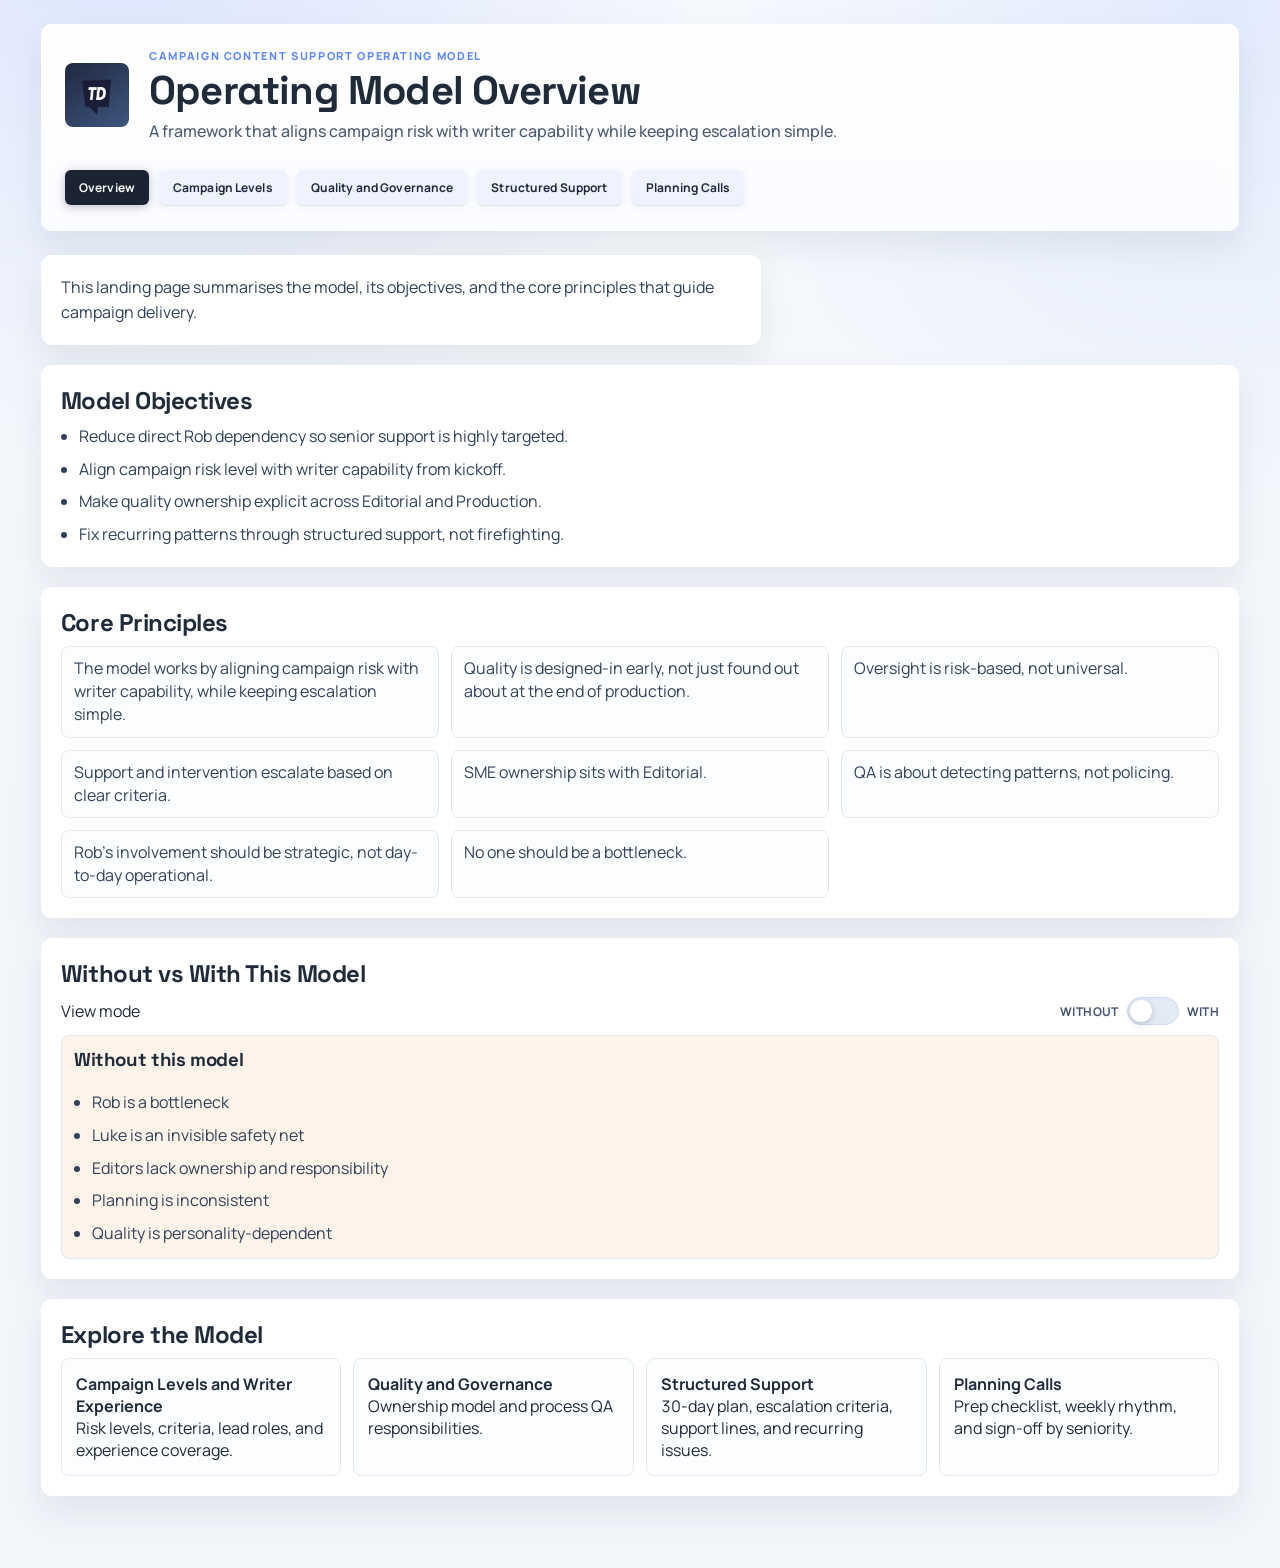
<file: index.html>
<!doctype html>
<html lang="en">
<head>
  <meta charset="utf-8" />
  <meta name="viewport" content="width=device-width, initial-scale=1" />
  <title>CCSOM | Overview</title>
  <link rel="stylesheet" href="styles/base.css" />
  <link rel="stylesheet" href="styles/pages.css" />
</head>
<body>
  <div class="page">
    <header class="hero">
      <div class="brand">
        <img src="assets/TodayDigital_Icon.png" alt="Today Digital" class="logo" />
        <div>
          <p class="eyebrow">Campaign Content Support Operating Model</p>
          <h1>Operating Model Overview</h1>
          <p id="landingSummary" class="subtitle">
            A framework that aligns campaign risk with writer capability while keeping escalation simple.
          </p>
        </div>
      </div>
      <nav class="main-nav sticky-nav" aria-label="Primary navigation">
        <button class="mobile-nav-toggle" aria-expanded="false" aria-controls="navLinks">Menu</button>
        <div id="navLinks" class="nav-links">
          <a href="index.html" class="nav-link">Overview</a>
          <a href="campaign-levels.html" class="nav-link">Campaign Levels</a>
          <a href="governance.html" class="nav-link">Quality and Governance</a>
          <a href="structured-support.html" class="nav-link">Structured Support</a>
          <a href="planning-calls.html" class="nav-link">Planning Calls</a>
        </div>
      </nav>
    </header>

    <main>
      <section class="card card-compact">
        <p class="page-intro">
          This landing page summarises the model, its objectives, and
          the core principles that guide campaign delivery.
        </p>
      </section>

      <section class="card full" aria-labelledby="objectives-heading">
        <h2 id="objectives-heading">Model Objectives</h2>
        <ul id="landingObjectives" class="list-clean">
          <li>Loading...</li>
        </ul>
      </section>

      <section class="card full" aria-labelledby="principles-heading">
        <h2 id="principles-heading">Core Principles</h2>
        <div id="corePrinciplesList" class="principle-grid">
          <div class="principle-item">Loading...</div>
        </div>
      </section>

      <section class="card full" aria-labelledby="comparison-heading">
        <h2 id="comparison-heading">Without vs With This Model</h2>
        <div class="compare-head">
          <span>View mode</span>
          <label class="slider-toggle" for="overviewCompareToggle">
            <span class="slider-label">Without</span>
            <input
              id="overviewCompareToggle"
              data-compare-toggle
              type="checkbox"
              role="switch"
              aria-label="Toggle between without and with model view"
            />
            <span class="slider-track" aria-hidden="true"></span>
            <span class="slider-label">With</span>
          </label>
        </div>
        <div class="compare-2col">
          <article class="compare-panel compare-without" data-panel="without">
            <h3>Without this model</h3>
            <ul id="withoutModelList" class="list-clean">
              <li>Loading...</li>
            </ul>
          </article>
          <article class="compare-panel compare-with" data-panel="with">
            <h3>With this model</h3>
            <ul id="withModelList" class="list-clean">
              <li>Loading...</li>
            </ul>
          </article>
        </div>
      </section>

      <section class="card full" aria-labelledby="explore-heading">
        <h2 id="explore-heading">Explore the Model</h2>
        <div class="quick-links">
          <a class="quick-link" href="campaign-levels.html">
            <strong>Campaign Levels and Writer Experience</strong><br />
            Risk levels, criteria, lead roles, and experience coverage.
          </a>
          <a class="quick-link" href="governance.html">
            <strong>Quality and Governance</strong><br />
            Ownership model and process QA responsibilities.
          </a>
          <a class="quick-link" href="structured-support.html">
            <strong>Structured Support</strong><br />
            30-day plan, escalation criteria, support lines, and recurring issues.
          </a>
          <a class="quick-link" href="planning-calls.html">
            <strong>Planning Calls</strong><br />
            Prep checklist, weekly rhythm, and sign-off by seniority.
          </a>
        </div>
      </section>
    </main>
  </div>

  <script src="scripts/data.js"></script>
  <script src="scripts/nav.js"></script>
  <script src="scripts/interactions.js"></script>
</body>
</html>
</file>
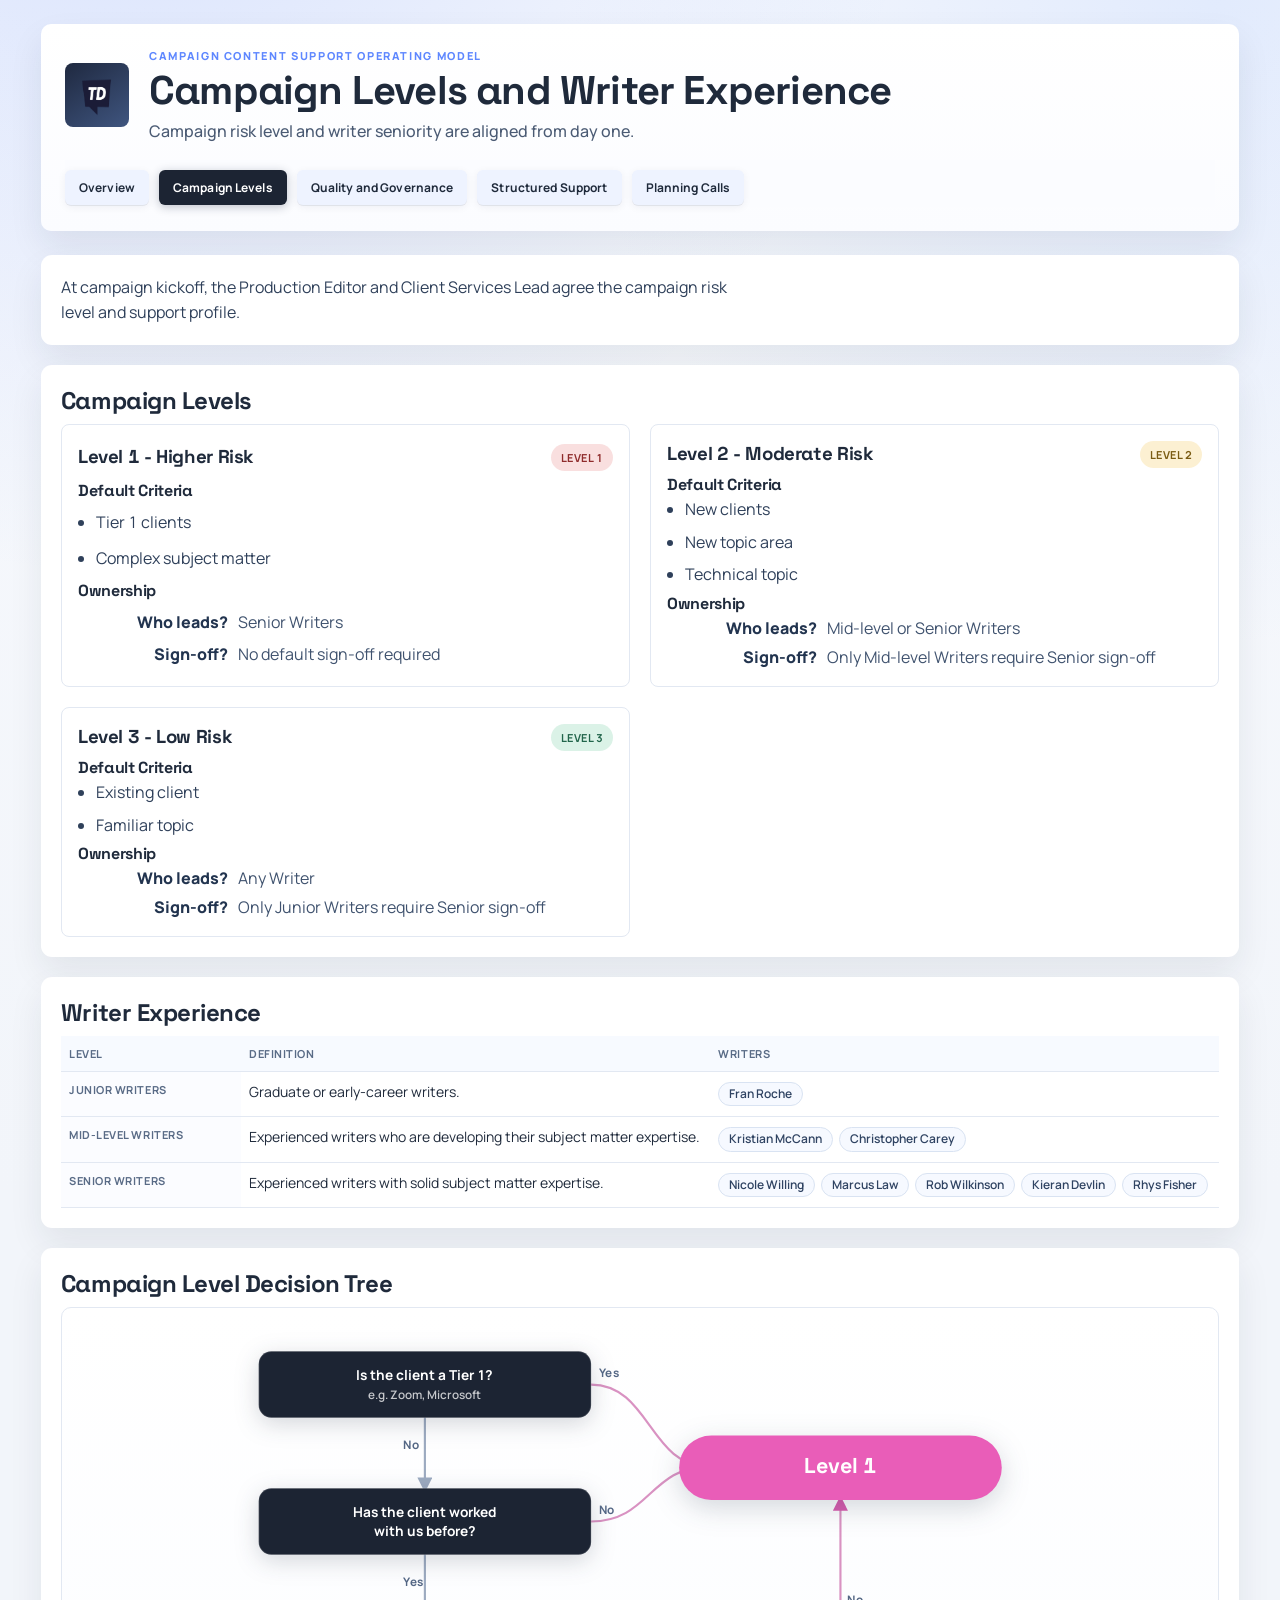
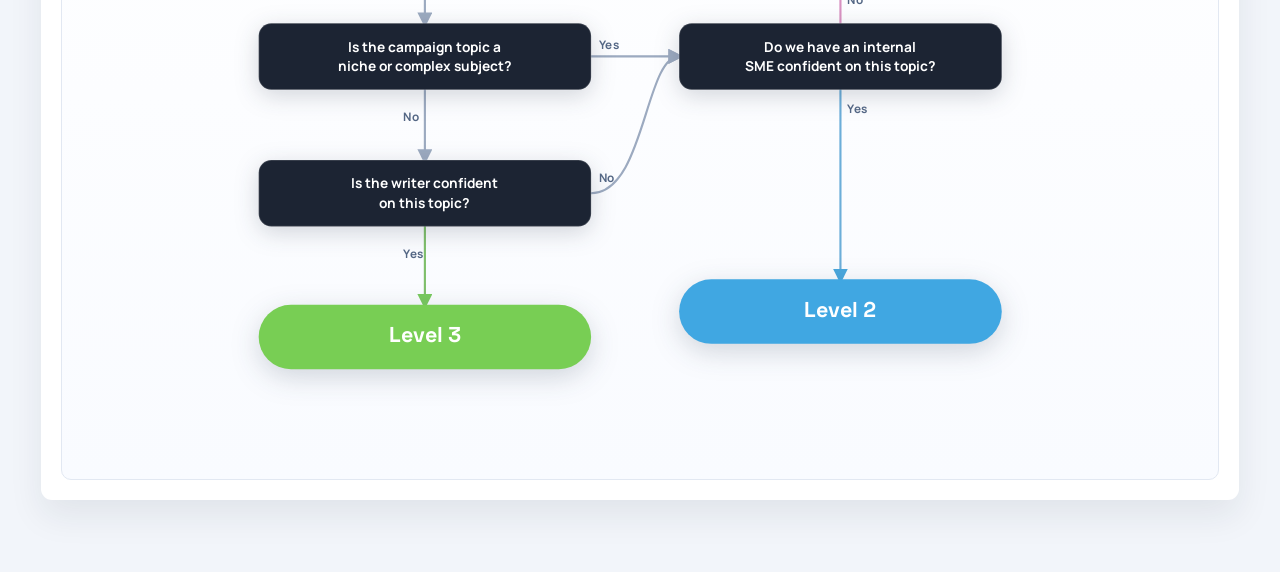
<file: campaign-levels.html>
<!doctype html>
<html lang="en">
<head>
  <meta charset="utf-8" />
  <meta name="viewport" content="width=device-width, initial-scale=1" />
  <title>CCSOM | Campaign Levels and Writer Experience</title>
  <link rel="stylesheet" href="styles/base.css" />
  <link rel="stylesheet" href="styles/pages.css" />
</head>
<body>
  <div class="page">
    <header class="hero">
      <div class="brand">
        <img src="assets/TodayDigital_Icon.png" alt="Today Digital" class="logo" />
        <div>
          <p class="eyebrow">Campaign Content Support Operating Model</p>
          <h1>Campaign Levels and Writer Experience</h1>
          <p class="subtitle">Campaign risk level and writer seniority are aligned from day one.</p>
        </div>
      </div>
      <nav class="main-nav sticky-nav" aria-label="Primary navigation">
        <button class="mobile-nav-toggle" aria-expanded="false" aria-controls="navLinks">Menu</button>
        <div id="navLinks" class="nav-links">
          <a href="index.html" class="nav-link">Overview</a>
          <a href="campaign-levels.html" class="nav-link">Campaign Levels</a>
          <a href="governance.html" class="nav-link">Quality and Governance</a>
          <a href="structured-support.html" class="nav-link">Structured Support</a>
          <a href="planning-calls.html" class="nav-link">Planning Calls</a>
        </div>
      </nav>
    </header>

    <main>
      <section class="card full">
        <p id="campaignLevelsIntro" class="page-intro">
          At campaign kickoff, the Production Editor and Client Services Lead agree the campaign risk level and support profile.
        </p>
      </section>

      <section class="card full">
        <h2>Campaign Levels</h2>
        <div id="campaignLevelsContainer" class="grid" aria-live="polite"></div>
      </section>

      <section class="card full">
        <h2>Writer Experience</h2>
        <div class="table-wrap">
          <table class="table matrix-table">
            <thead>
              <tr>
                <th>Level</th>
                <th>Definition</th>
                <th>Writers</th>
              </tr>
            </thead>
            <tbody id="writerExperienceBody"></tbody>
          </table>
        </div>
      </section>

      <section class="card full">
        <h2>Campaign Level Decision Tree</h2>
        <div class="flowchart-shell">
          <svg class="support-flow-svg" viewBox="0 0 900 760" role="img" aria-label="Support level decision flowchart">
            <defs>
              <marker id="arr-neutral" markerWidth="7" markerHeight="7" refX="5" refY="3.5" orient="auto">
                <path d="M0,0 L0,7 L7,3.5 z" fill="#9caac0"></path>
              </marker>
              <marker id="arr-pink" markerWidth="7" markerHeight="7" refX="5" refY="3.5" orient="auto">
                <path d="M0,0 L0,7 L7,3.5 z" fill="#d75cae"></path>
              </marker>
              <marker id="arr-blue" markerWidth="7" markerHeight="7" refX="5" refY="3.5" orient="auto">
                <path d="M0,0 L0,7 L7,3.5 z" fill="#4aa7dd"></path>
              </marker>
              <marker id="arr-green" markerWidth="7" markerHeight="7" refX="5" refY="3.5" orient="auto">
                <path d="M0,0 L0,7 L7,3.5 z" fill="#79c95f"></path>
              </marker>
            </defs>

            <g class="flow-connectors">
              <path d="M230,98 L230,170" marker-end="url(#arr-neutral)"></path>
              <path d="M400,64 C460,64 460,148 520,148" marker-end="url(#arr-pink)"></path>
              <path d="M230,238 L230,308" marker-end="url(#arr-neutral)"></path>
              <path d="M400,204 C460,204 460,148 520,148" marker-end="url(#arr-pink)"></path>
              <path d="M400,342 L490,342" marker-end="url(#arr-neutral)"></path>
              <path d="M230,376 L230,448" marker-end="url(#arr-neutral)"></path>
              <path d="M400,482 C455,482 455,342 490,342" marker-end="url(#arr-neutral)"></path>
              <path d="M230,516 L230,596" marker-end="url(#arr-green)"></path>
              <path d="M655,308 L655,182" marker-end="url(#arr-pink)"></path>
              <path d="M655,376 L655,570" marker-end="url(#arr-blue)"></path>
            </g>

            <g class="flow-nodes">
              <rect x="60" y="30" width="340" height="68" rx="13"></rect>
              <text x="230" y="59" text-anchor="middle" class="flow-node-title">Is the client a Tier 1?</text>
              <text x="230" y="79" text-anchor="middle" class="flow-node-subtitle">e.g. Zoom, Microsoft</text>
            </g>

            <g class="flow-nodes">
              <rect x="60" y="170" width="340" height="68" rx="13"></rect>
              <text x="230" y="199" text-anchor="middle" class="flow-node-title">Has the client worked</text>
              <text x="230" y="219" text-anchor="middle" class="flow-node-title">with us before?</text>
            </g>

            <g class="flow-nodes">
              <rect x="60" y="308" width="340" height="68" rx="13"></rect>
              <text x="230" y="337" text-anchor="middle" class="flow-node-title">Is the campaign topic a</text>
              <text x="230" y="357" text-anchor="middle" class="flow-node-title">niche or complex subject?</text>
            </g>

            <g class="flow-nodes">
              <rect x="60" y="448" width="340" height="68" rx="13"></rect>
              <text x="230" y="477" text-anchor="middle" class="flow-node-title">Is the writer confident</text>
              <text x="230" y="497" text-anchor="middle" class="flow-node-title">on this topic?</text>
            </g>

            <g class="flow-nodes">
              <rect x="490" y="308" width="330" height="68" rx="13"></rect>
              <text x="655" y="337" text-anchor="middle" class="flow-node-title">Do we have an internal</text>
              <text x="655" y="357" text-anchor="middle" class="flow-node-title">SME confident on this topic?</text>
            </g>

            <g class="flow-level level-1">
              <rect x="490" y="116" width="330" height="66" rx="33"></rect>
              <text x="655" y="149" text-anchor="middle">Level 1</text>
            </g>
            <g class="flow-level level-2">
              <rect x="490" y="570" width="330" height="66" rx="33"></rect>
              <text x="655" y="603" text-anchor="middle">Level 2</text>
            </g>
            <g class="flow-level level-3">
              <rect x="60" y="596" width="340" height="66" rx="33"></rect>
              <text x="230" y="629" text-anchor="middle">Level 3</text>
            </g>

            <g class="flow-labels">
              <text x="208" y="130">No</text>
              <text x="408" y="56">Yes</text>
              <text x="208" y="270">Yes</text>
              <text x="408" y="196">No</text>
              <text x="208" y="408">No</text>
              <text x="408" y="334">Yes</text>
              <text x="208" y="548">Yes</text>
              <text x="408" y="470">No</text>
              <text x="662" y="288">No</text>
              <text x="662" y="400">Yes</text>
            </g>
          </svg>
        </div>
      </section>
    </main>
  </div>

  <script src="scripts/data.js"></script>
  <script src="scripts/nav.js"></script>
  <script src="scripts/interactions.js"></script>
</body>
</html>
</file>
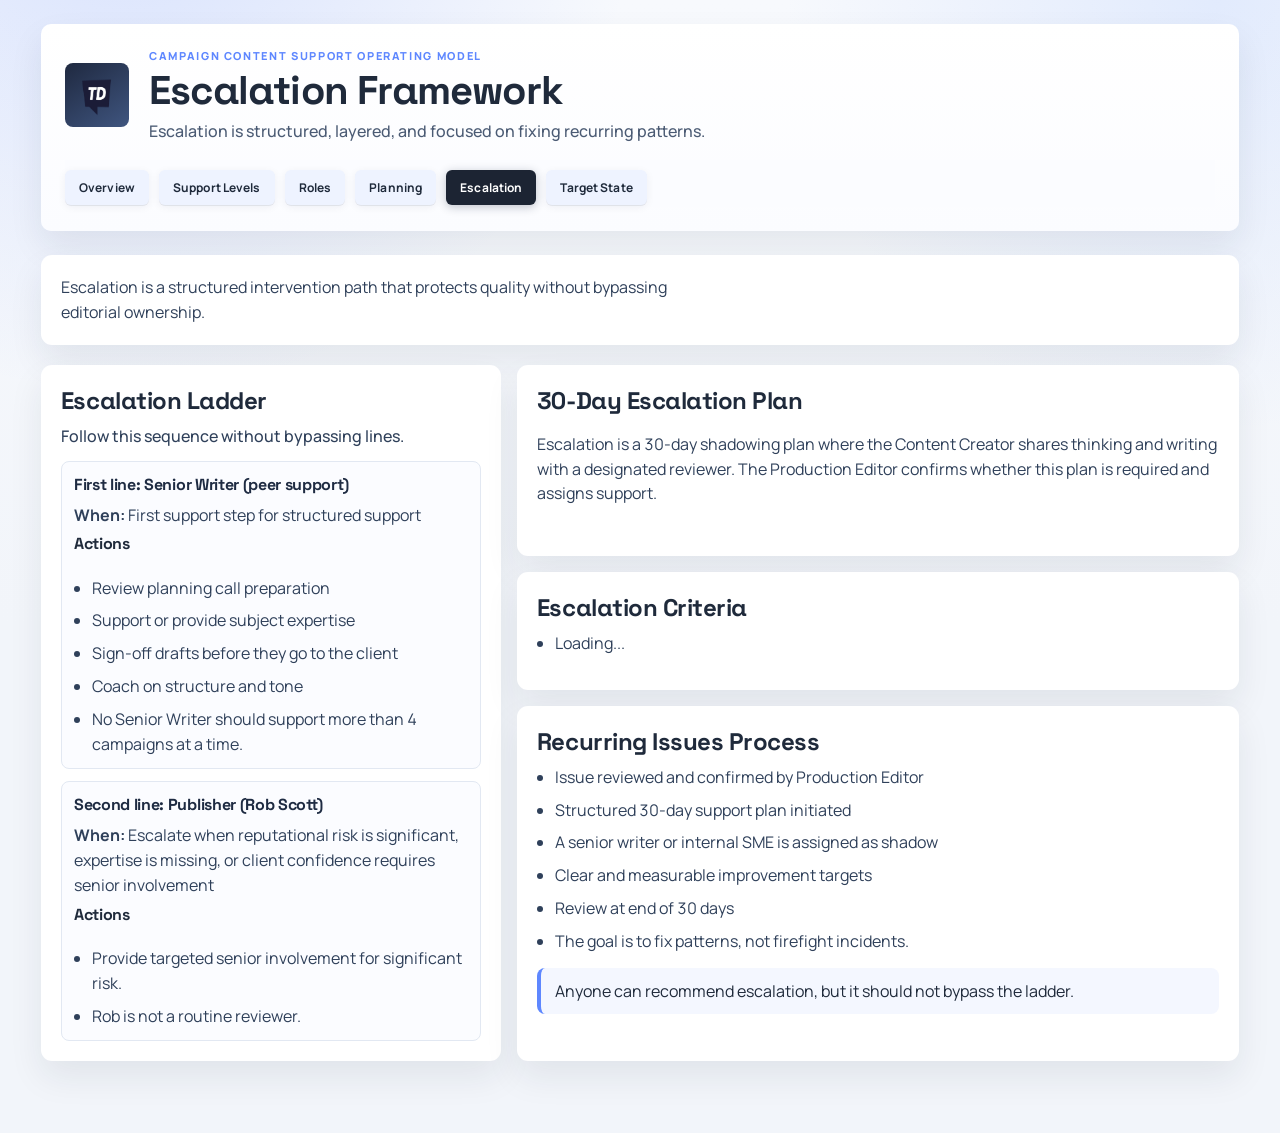
<file: escalation.html>
<!doctype html>
<html lang="en">
<head>
  <meta charset="utf-8" />
  <meta name="viewport" content="width=device-width, initial-scale=1" />
  <title>CCSOM | Escalation</title>
  <link rel="stylesheet" href="styles/base.css" />
  <link rel="stylesheet" href="styles/pages.css" />
</head>
<body>
  <div class="page">
    <header class="hero">
      <div class="brand">
        <img src="assets/TodayDigital_Icon.png" alt="Today Digital" class="logo" />
        <div>
          <p class="eyebrow">Campaign Content Support Operating Model</p>
          <h1>Escalation Framework</h1>
          <p class="subtitle">Escalation is structured, layered, and focused on fixing recurring patterns.</p>
        </div>
      </div>
      <nav class="main-nav sticky-nav" aria-label="Primary navigation">
        <button class="mobile-nav-toggle" aria-expanded="false" aria-controls="navLinks">Menu</button>
        <div id="navLinks" class="nav-links">
          <a href="index.html" class="nav-link">Overview</a>
          <a href="support-levels.html" class="nav-link">Support Levels</a>
          <a href="roles.html" class="nav-link">Roles</a>
          <a href="governance.html" class="nav-link">Planning</a>
          <a href="escalation.html" class="nav-link">Escalation</a>
          <a href="target-state.html" class="nav-link">Target State</a>
        </div>
      </nav>
    </header>

    <main>
      <section class="card full">
        <p class="page-intro">Escalation is a structured intervention path that protects quality without bypassing editorial ownership.</p>
      </section>

      <section class="escalation-layout">
        <aside class="card escalation-rail">
          <h2>Escalation Ladder</h2>
          <p class="subtitle">Follow this sequence without bypassing lines.</p>
          <div class="ladder ladder-expanded" id="ladderSteps"></div>
        </aside>

        <div class="escalation-main">
          <section class="card">
            <h2>30-Day Escalation Plan</h2>
            <p>Escalation is a 30-day shadowing plan where the Content Creator shares thinking and writing with a designated reviewer. The Production Editor confirms whether this plan is required and assigns support.</p>
          </section>

          <section class="card">
            <h2>Escalation Criteria</h2>
            <ul id="escalationCriteria" class="list-clean"><li>Loading...</li></ul>
          </section>

          <section class="card">
            <h2>Recurring Issues Process</h2>
            <ul id="recurringIssuesList" class="list-clean"><li>Loading...</li></ul>
            <div class="callout">Anyone can recommend escalation, but it should not bypass the ladder.</div>
          </section>
        </div>
      </section>
    </main>
  </div>

  <script src="scripts/data.js"></script>
  <script src="scripts/nav.js"></script>
  <script src="scripts/interactions.js"></script>
</body>
</html>
</file>
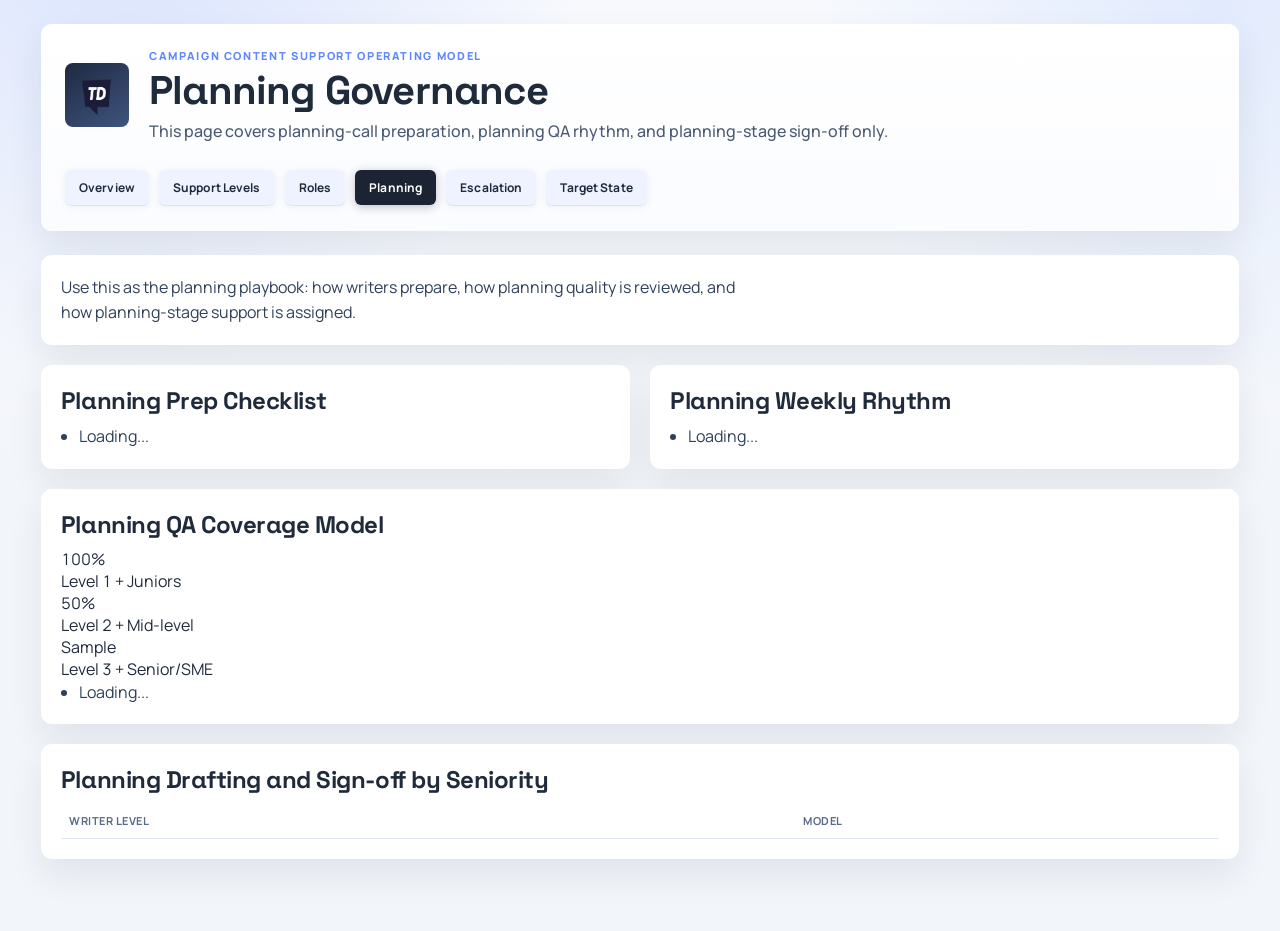
<file: governance.html>
<!doctype html>
<html lang="en">
<head>
  <meta charset="utf-8" />
  <meta name="viewport" content="width=device-width, initial-scale=1" />
  <title>CCSOM | Planning Governance</title>
  <link rel="stylesheet" href="styles/base.css" />
  <link rel="stylesheet" href="styles/pages.css" />
</head>
<body>
  <div class="page">
    <header class="hero">
      <div class="brand">
        <img src="assets/TodayDigital_Icon.png" alt="Today Digital" class="logo" />
        <div>
          <p class="eyebrow">Campaign Content Support Operating Model</p>
          <h1>Planning Governance</h1>
          <p class="subtitle">This page covers planning-call preparation, planning QA rhythm, and planning-stage sign-off only.</p>
        </div>
      </div>
      <nav class="main-nav sticky-nav" aria-label="Primary navigation">
        <button class="mobile-nav-toggle" aria-expanded="false" aria-controls="navLinks">Menu</button>
        <div id="navLinks" class="nav-links">
          <a href="index.html" class="nav-link">Overview</a>
          <a href="support-levels.html" class="nav-link">Support Levels</a>
          <a href="roles.html" class="nav-link">Roles</a>
          <a href="governance.html" class="nav-link">Planning</a>
          <a href="escalation.html" class="nav-link">Escalation</a>
          <a href="target-state.html" class="nav-link">Target State</a>
        </div>
      </nav>
    </header>

    <main>
      <section class="card full">
        <p class="page-intro">Use this as the planning playbook: how writers prepare, how planning quality is reviewed, and how planning-stage support is assigned.</p>
      </section>

      <section class="grid">
        <article class="card">
          <h2>Planning Prep Checklist</h2>
          <ul id="prepList" class="list-clean"><li>Loading...</li></ul>
        </article>
        <article class="card">
          <h2>Planning Weekly Rhythm</h2>
          <ul id="rhythmList" class="list-clean"><li>Loading...</li></ul>
        </article>
      </section>

      <section class="card full">
        <h2>Planning QA Coverage Model</h2>
        <div class="kpi-grid">
          <div class="kpi"><div class="value">100%</div><div class="label">Level 1 + Juniors</div></div>
          <div class="kpi"><div class="value">50%</div><div class="label">Level 2 + Mid-level</div></div>
          <div class="kpi"><div class="value">Sample</div><div class="label">Level 3 + Senior/SME</div></div>
        </div>
        <ul id="qaCoverageList" class="list-clean"><li>Loading...</li></ul>
      </section>

      <section class="card full">
        <h2>Planning Drafting and Sign-off by Seniority</h2>
        <div class="table-wrap">
          <table class="table">
            <thead>
              <tr>
                <th>Writer Level</th>
                <th>Model</th>
              </tr>
            </thead>
            <tbody id="draftingTableBody"></tbody>
          </table>
        </div>
      </section>
    </main>
  </div>

  <script src="scripts/data.js"></script>
  <script src="scripts/nav.js"></script>
  <script src="scripts/interactions.js"></script>
</body>
</html>
</file>
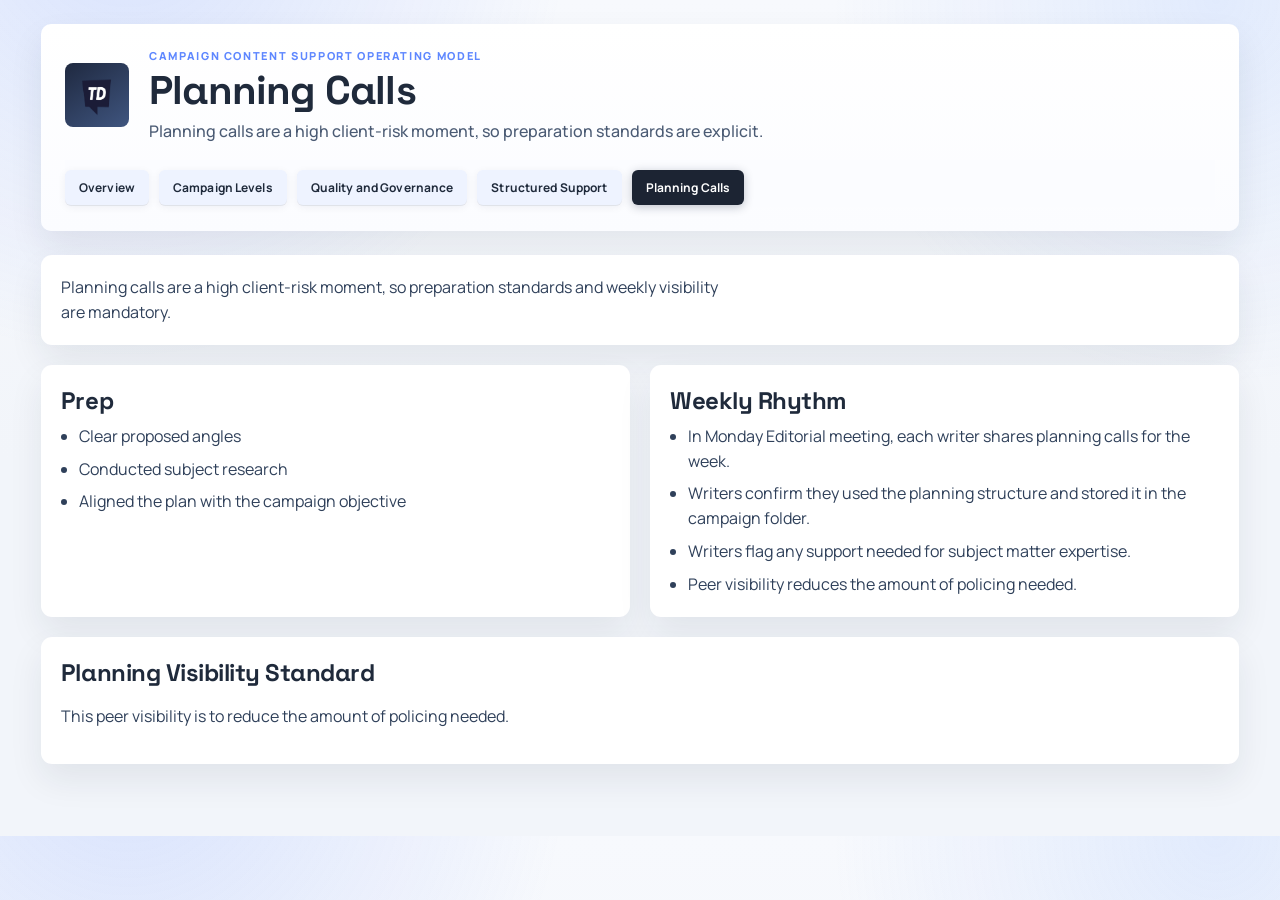
<file: planning-calls.html>
<!doctype html>
<html lang="en">
<head>
  <meta charset="utf-8" />
  <meta name="viewport" content="width=device-width, initial-scale=1" />
  <title>CCSOM | Planning Calls</title>
  <link rel="stylesheet" href="styles/base.css" />
  <link rel="stylesheet" href="styles/pages.css" />
</head>
<body>
  <div class="page">
    <header class="hero">
      <div class="brand">
        <img src="assets/TodayDigital_Icon.png" alt="Today Digital" class="logo" />
        <div>
          <p class="eyebrow">Campaign Content Support Operating Model</p>
          <h1>Planning Calls</h1>
          <p class="subtitle">Planning calls are a high client-risk moment, so preparation standards are explicit.</p>
        </div>
      </div>
      <nav class="main-nav sticky-nav" aria-label="Primary navigation">
        <button class="mobile-nav-toggle" aria-expanded="false" aria-controls="navLinks">Menu</button>
        <div id="navLinks" class="nav-links">
          <a href="index.html" class="nav-link">Overview</a>
          <a href="campaign-levels.html" class="nav-link">Campaign Levels</a>
          <a href="governance.html" class="nav-link">Quality and Governance</a>
          <a href="structured-support.html" class="nav-link">Structured Support</a>
          <a href="planning-calls.html" class="nav-link">Planning Calls</a>
        </div>
      </nav>
    </header>

    <main>
      <section class="card full">
        <p id="planningCallsIntro" class="page-intro">
          Planning calls are a high client-risk moment, so preparation standards and weekly visibility are mandatory.
        </p>
      </section>

      <section class="grid">
        <article class="card">
          <h2>Prep</h2>
          <ul id="planningPrepList" class="list-clean">
            <li>Loading...</li>
          </ul>
        </article>
        <article class="card">
          <h2>Weekly Rhythm</h2>
          <ul id="planningRhythmList" class="list-clean">
            <li>Loading...</li>
          </ul>
        </article>
      </section>

      <section class="card full">
        <h2>Planning Visibility Standard</h2>
        <p id="planningVisibilityNote">
          This peer visibility is to reduce the amount of policing needed.
        </p>
      </section>
    </main>
  </div>

  <script src="scripts/data.js"></script>
  <script src="scripts/nav.js"></script>
  <script src="scripts/interactions.js"></script>
</body>
</html>
</file>
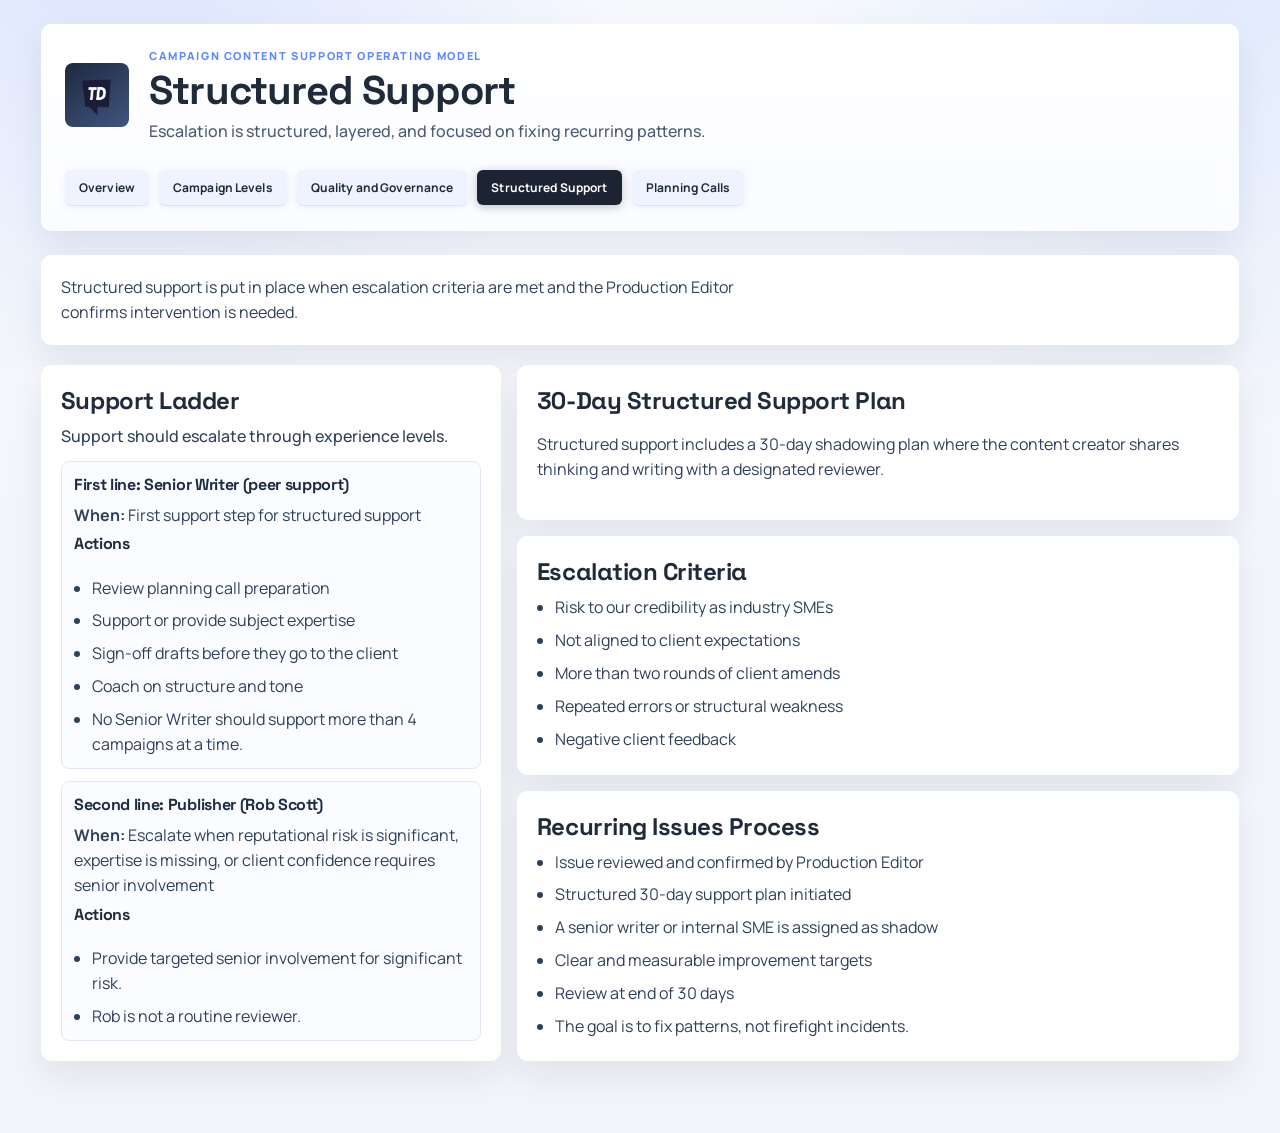
<file: structured-support.html>
<!doctype html>
<html lang="en">
<head>
  <meta charset="utf-8" />
  <meta name="viewport" content="width=device-width, initial-scale=1" />
  <title>CCSOM | Structured Support</title>
  <link rel="stylesheet" href="styles/base.css" />
  <link rel="stylesheet" href="styles/pages.css" />
</head>
<body>
  <div class="page">
    <header class="hero">
      <div class="brand">
        <img src="assets/TodayDigital_Icon.png" alt="Today Digital" class="logo" />
        <div>
          <p class="eyebrow">Campaign Content Support Operating Model</p>
          <h1>Structured Support</h1>
          <p class="subtitle">Escalation is structured, layered, and focused on fixing recurring patterns.</p>
        </div>
      </div>
      <nav class="main-nav sticky-nav" aria-label="Primary navigation">
        <button class="mobile-nav-toggle" aria-expanded="false" aria-controls="navLinks">Menu</button>
        <div id="navLinks" class="nav-links">
          <a href="index.html" class="nav-link">Overview</a>
          <a href="campaign-levels.html" class="nav-link">Campaign Levels</a>
          <a href="governance.html" class="nav-link">Quality and Governance</a>
          <a href="structured-support.html" class="nav-link">Structured Support</a>
          <a href="planning-calls.html" class="nav-link">Planning Calls</a>
        </div>
      </nav>
    </header>

    <main>
      <section class="card full">
        <p id="structuredSupportIntro" class="page-intro">
          Structured support is put in place when escalation criteria are met and the Production Editor confirms intervention is needed.
        </p>
      </section>

      <section class="escalation-layout">
        <aside class="card escalation-rail">
          <h2>Support Ladder</h2>
          <p class="subtitle">Support should escalate through experience levels.</p>
          <div class="ladder ladder-expanded" id="ladderSteps"></div>
        </aside>

        <div class="escalation-main">
          <section class="card">
            <h2>30-Day Structured Support Plan</h2>
            <p id="structuredSupportDefinition">
              Structured support includes a 30-day shadowing plan where the content creator shares thinking and writing with a designated reviewer.
            </p>
          </section>

          <section class="card">
            <h2>Escalation Criteria</h2>
            <ul id="structuredCriteriaList" class="list-clean">
              <li>Loading...</li>
            </ul>
          </section>

          <section class="card">
            <h2>Recurring Issues Process</h2>
            <ul id="recurringIssuesList" class="list-clean">
              <li>Loading...</li>
            </ul>
          </section>
        </div>
      </section>
    </main>
  </div>

  <script src="scripts/data.js"></script>
  <script src="scripts/nav.js"></script>
  <script src="scripts/interactions.js"></script>
</body>
</html>
</file>
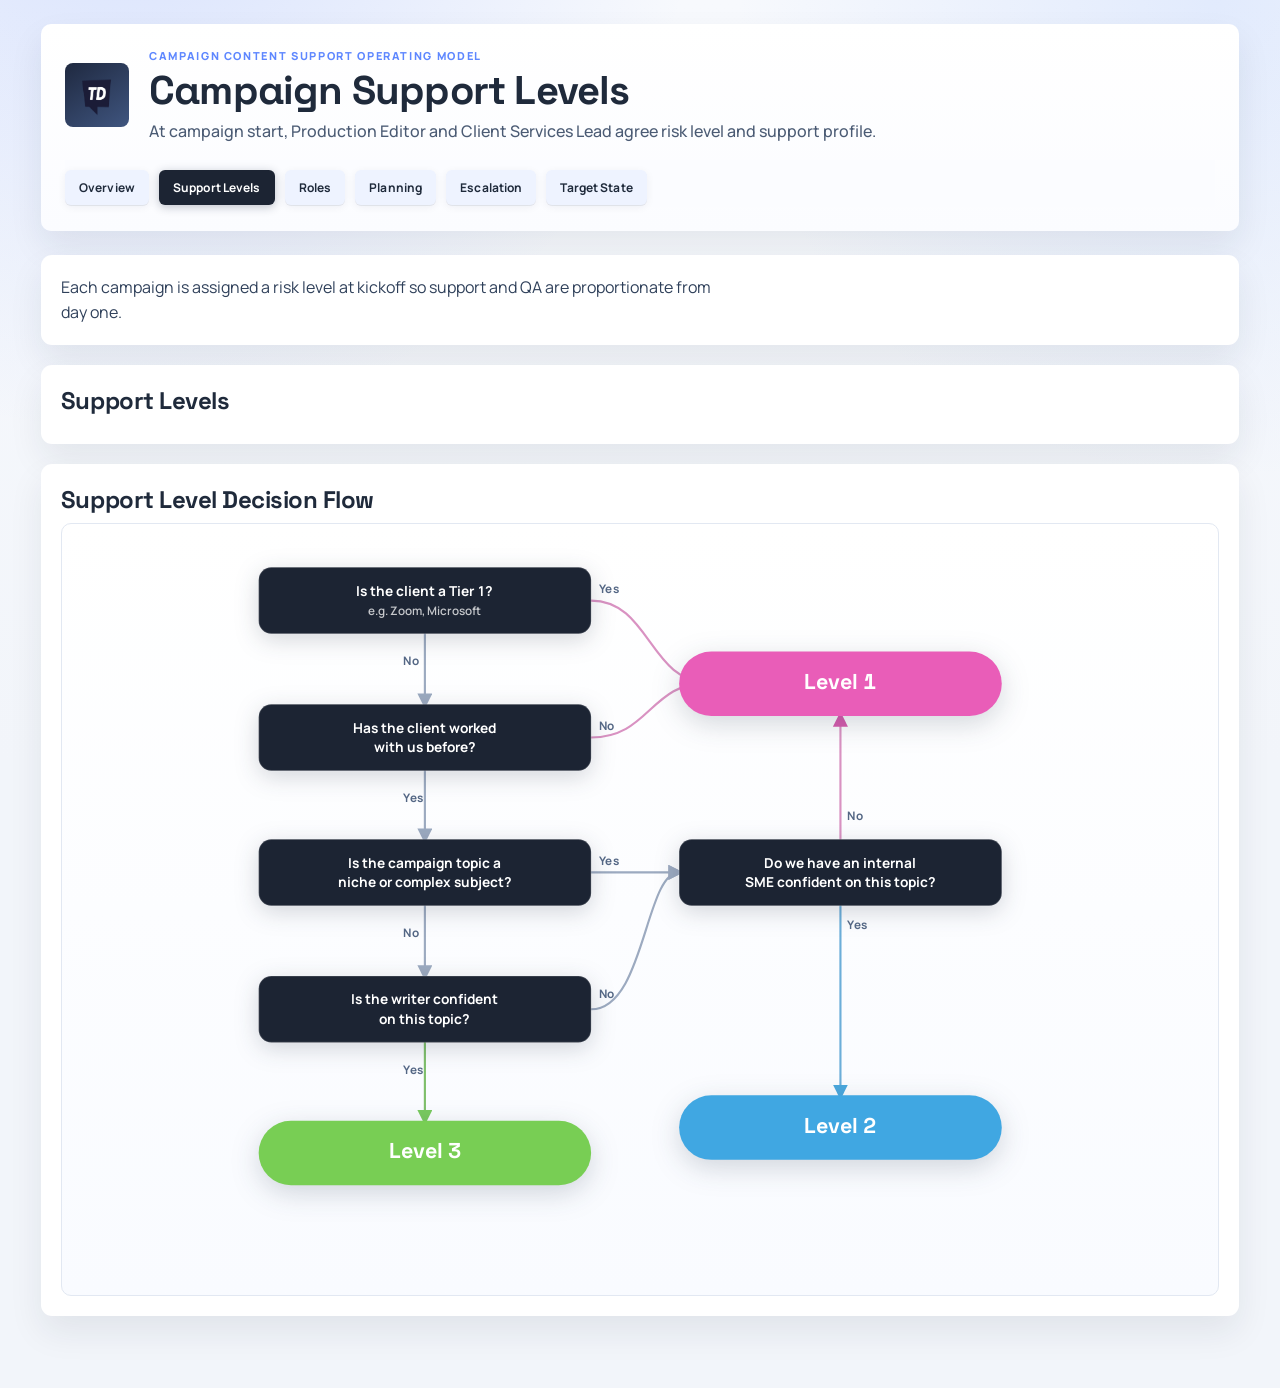
<file: support-levels.html>
<!doctype html>
<html lang="en">
<head>
  <meta charset="utf-8" />
  <meta name="viewport" content="width=device-width, initial-scale=1" />
  <title>CCSOM | Support Levels</title>
  <link rel="stylesheet" href="styles/base.css" />
  <link rel="stylesheet" href="styles/pages.css" />
</head>
<body>
  <div class="page">
    <header class="hero">
      <div class="brand">
        <img src="assets/TodayDigital_Icon.png" alt="Today Digital" class="logo" />
        <div>
          <p class="eyebrow">Campaign Content Support Operating Model</p>
          <h1>Campaign Support Levels</h1>
          <p class="subtitle">At campaign start, Production Editor and Client Services Lead agree risk level and support profile.</p>
        </div>
      </div>
      <nav class="main-nav sticky-nav" aria-label="Primary navigation">
        <button class="mobile-nav-toggle" aria-expanded="false" aria-controls="navLinks">Menu</button>
        <div id="navLinks" class="nav-links">
          <a href="index.html" class="nav-link">Overview</a>
          <a href="support-levels.html" class="nav-link">Support Levels</a>
          <a href="roles.html" class="nav-link">Roles</a>
          <a href="governance.html" class="nav-link">Planning</a>
          <a href="escalation.html" class="nav-link">Escalation</a>
          <a href="target-state.html" class="nav-link">Target State</a>
        </div>
      </nav>
    </header>

    <main>
      <section class="card full">
        <p class="page-intro">Each campaign is assigned a risk level at kickoff so support and QA are proportionate from day one.</p>
      </section>

      <section class="card full">
        <h2>Support Levels</h2>
        <div id="supportLevelContainer" class="grid" aria-live="polite"></div>
      </section>

      <section class="card full">
        <h2>Support Level Decision Flow</h2>
        <div class="flowchart-shell">
          <svg class="support-flow-svg" viewBox="0 0 900 760" role="img" aria-label="Support level decision flowchart">
            <defs>
              <marker id="arr-neutral" markerWidth="7" markerHeight="7" refX="5" refY="3.5" orient="auto">
                <path d="M0,0 L0,7 L7,3.5 z" fill="#9caac0"></path>
              </marker>
              <marker id="arr-pink" markerWidth="7" markerHeight="7" refX="5" refY="3.5" orient="auto">
                <path d="M0,0 L0,7 L7,3.5 z" fill="#d75cae"></path>
              </marker>
              <marker id="arr-blue" markerWidth="7" markerHeight="7" refX="5" refY="3.5" orient="auto">
                <path d="M0,0 L0,7 L7,3.5 z" fill="#4aa7dd"></path>
              </marker>
              <marker id="arr-green" markerWidth="7" markerHeight="7" refX="5" refY="3.5" orient="auto">
                <path d="M0,0 L0,7 L7,3.5 z" fill="#79c95f"></path>
              </marker>
            </defs>

            <g class="flow-connectors">
              <path d="M230,98 L230,170" marker-end="url(#arr-neutral)"></path>
              <path d="M400,64 C460,64 460,148 520,148" marker-end="url(#arr-pink)"></path>
              <path d="M230,238 L230,308" marker-end="url(#arr-neutral)"></path>
              <path d="M400,204 C460,204 460,148 520,148" marker-end="url(#arr-pink)"></path>
              <path d="M400,342 L490,342" marker-end="url(#arr-neutral)"></path>
              <path d="M230,376 L230,448" marker-end="url(#arr-neutral)"></path>
              <path d="M400,482 C455,482 455,342 490,342" marker-end="url(#arr-neutral)"></path>
              <path d="M230,516 L230,596" marker-end="url(#arr-green)"></path>
              <path d="M655,308 L655,182" marker-end="url(#arr-pink)"></path>
              <path d="M655,376 L655,570" marker-end="url(#arr-blue)"></path>
            </g>

            <g class="flow-nodes">
              <rect x="60" y="30" width="340" height="68" rx="13"></rect>
              <text x="230" y="59" text-anchor="middle" class="flow-node-title">Is the client a Tier 1?</text>
              <text x="230" y="79" text-anchor="middle" class="flow-node-subtitle">e.g. Zoom, Microsoft</text>
            </g>

            <g class="flow-nodes">
              <rect x="60" y="170" width="340" height="68" rx="13"></rect>
              <text x="230" y="199" text-anchor="middle" class="flow-node-title">Has the client worked</text>
              <text x="230" y="219" text-anchor="middle" class="flow-node-title">with us before?</text>
            </g>

            <g class="flow-nodes">
              <rect x="60" y="308" width="340" height="68" rx="13"></rect>
              <text x="230" y="337" text-anchor="middle" class="flow-node-title">Is the campaign topic a</text>
              <text x="230" y="357" text-anchor="middle" class="flow-node-title">niche or complex subject?</text>
            </g>

            <g class="flow-nodes">
              <rect x="60" y="448" width="340" height="68" rx="13"></rect>
              <text x="230" y="477" text-anchor="middle" class="flow-node-title">Is the writer confident</text>
              <text x="230" y="497" text-anchor="middle" class="flow-node-title">on this topic?</text>
            </g>

            <g class="flow-nodes">
              <rect x="490" y="308" width="330" height="68" rx="13"></rect>
              <text x="655" y="337" text-anchor="middle" class="flow-node-title">Do we have an internal</text>
              <text x="655" y="357" text-anchor="middle" class="flow-node-title">SME confident on this topic?</text>
            </g>

            <g class="flow-level level-1">
              <rect x="490" y="116" width="330" height="66" rx="33"></rect>
              <text x="655" y="149" text-anchor="middle">Level 1</text>
            </g>
            <g class="flow-level level-2">
              <rect x="490" y="570" width="330" height="66" rx="33"></rect>
              <text x="655" y="603" text-anchor="middle">Level 2</text>
            </g>
            <g class="flow-level level-3">
              <rect x="60" y="596" width="340" height="66" rx="33"></rect>
              <text x="230" y="629" text-anchor="middle">Level 3</text>
            </g>

            <g class="flow-labels">
              <text x="208" y="130">No</text>
              <text x="408" y="56">Yes</text>
              <text x="208" y="270">Yes</text>
              <text x="408" y="196">No</text>
              <text x="208" y="408">No</text>
              <text x="408" y="334">Yes</text>
              <text x="208" y="548">Yes</text>
              <text x="408" y="470">No</text>
              <text x="662" y="288">No</text>
              <text x="662" y="400">Yes</text>
            </g>
          </svg>
        </div>
      </section>
    </main>
  </div>

  <script src="scripts/data.js"></script>
  <script src="scripts/nav.js"></script>
  <script src="scripts/interactions.js"></script>
</body>
</html>
</file>
<file: styles/base.css>
@import url("https://fonts.googleapis.com/css2?family=Manrope:wght@400;500;600;700;800&family=Space+Grotesk:wght@500;600;700&display=swap");

:root {
  --primary: #1c2433;
  --secondary: #5e87ff;
  --white: #ffffff;
  --bg: #f2f5fa;
  --text: #1f2a3b;
  --muted: #4f607b;
  --border: #e2e8f2;
  --shadow: 0 16px 34px rgba(22, 34, 54, 0.08);
  --status-green: #4cbf88;
  --status-yellow: #f3c95d;
  --status-orange: #f0a95a;
  --status-red: #e47a7a;
  --status-dark: #7e899d;
  --measure-max: 72ch;
  --measure-min-card: 50ch;
}

* {
  box-sizing: border-box;
}

html,
body {
  margin: 0;
  padding: 0;
}

body {
  font-family: "Manrope", sans-serif;
  color: var(--text);
  background:
    radial-gradient(circle at 10% -10%, rgba(94, 135, 255, 0.2), transparent 30%),
    radial-gradient(circle at 95% 0%, rgba(129, 170, 255, 0.18), transparent 26%),
    linear-gradient(180deg, #f7f9fd 0%, var(--bg) 55%);
  font-feature-settings: "tnum" 1, "ss01" 1;
}

.page {
  width: 100%;
  max-width: 1320px;
  margin: 0 auto;
  padding: 24px clamp(16px, 3.2vw, 44px) 72px;
}

.hero {
  background: linear-gradient(180deg, #ffffff 0%, #fbfcff 100%);
  border-radius: 10px;
  border: none;
  padding: 24px;
  box-shadow: var(--shadow);
  margin-bottom: 24px;
}

.brand {
  display: flex;
  gap: 20px;
  align-items: center;
}

.logo {
  width: 64px;
  height: 64px;
  border-radius: 8px;
  background: linear-gradient(145deg, #1f2940 0%, #3f557f 100%);
  padding: 6px;
}

.eyebrow {
  margin: 0 0 6px;
  text-transform: uppercase;
  letter-spacing: 0.15em;
  font-size: 11px;
  color: var(--secondary);
  font-weight: 800;
}

h1,
h2,
h3,
h4 {
  font-family: "Space Grotesk", sans-serif;
  letter-spacing: -0.02em;
  margin-top: 0;
}

h1,
h2,
h3 {
  text-wrap: balance;
}

h1 {
  margin: 0 0 8px;
  font-size: clamp(28px, 4vw, 40px);
  line-height: 1.08;
}

.subtitle {
  margin: 0;
  color: #4b5b74;
  font-weight: 500;
}

.main-nav {
  margin-top: 18px;
}

.sticky-nav {
  position: sticky;
  top: 0;
  z-index: 20;
  background: rgba(251, 252, 255, 0.96);
  backdrop-filter: blur(4px);
  padding: 10px 0 2px;
}

.mobile-nav-toggle {
  display: none;
  border: 1px solid var(--border);
  background: var(--white);
  color: var(--primary);
  font-weight: 700;
  border-radius: 6px;
  padding: 10px 12px;
}

.nav-links {
  display: flex;
  gap: 10px;
  flex-wrap: wrap;
}

.nav-link {
  text-decoration: none;
  padding: 9px 14px;
  border-radius: 6px;
  border: none;
  color: var(--text);
  font-size: 12px;
  font-weight: 700;
  letter-spacing: 0.01em;
  background: #eef3ff;
  box-shadow: 0 1px 0 rgba(21, 35, 61, 0.08), 0 2px 8px rgba(21, 35, 61, 0.06);
}

.nav-link.active {
  background: var(--primary);
  color: var(--white);
  box-shadow: 0 2px 10px rgba(27, 40, 64, 0.28);
}

main {
  display: grid;
  gap: 20px;
}

.grid {
  display: grid;
  gap: 20px;
  grid-template-columns: repeat(auto-fit, minmax(min(100%, 430px), 1fr));
}

.card {
  background: var(--white);
  border-radius: 11px;
  border: none;
  box-shadow: var(--shadow);
  padding: 20px;
}

.card.full {
  grid-column: 1 / -1;
}

.card p,
.card li {
  color: #2f405a;
  line-height: 1.55;
}

.card p {
  max-width: 68ch;
  text-wrap: pretty;
  hyphens: none;
  word-break: normal;
  overflow-wrap: normal;
}

.card h2 {
  margin-bottom: 8px;
}

.page-intro {
  margin: 0;
  color: #435571;
  max-width: 68ch;
  text-wrap: pretty;
  hyphens: none;
}

.list-clean {
  margin: 0;
  padding-left: 18px;
  display: grid;
  gap: 8px;
}

.callout {
  border-left: 4px solid var(--secondary);
  background: #f4f7ff;
  border-radius: 8px;
  padding: 12px 14px;
  margin: 14px 0;
}

.badge {
  border-radius: 999px;
  display: inline-flex;
  align-items: center;
  padding: 6px 10px;
  font-size: 11px;
  font-weight: 700;
  text-transform: uppercase;
  letter-spacing: 0.04em;
}

.badge.level-1 {
  background: rgba(228, 122, 122, 0.24);
  color: #8f2c2c;
}

.badge.level-2 {
  background: rgba(243, 201, 93, 0.28);
  color: #7a5b12;
}

.badge.level-3 {
  background: rgba(76, 191, 136, 0.2);
  color: #22654b;
}

.sr-only {
  position: absolute;
  width: 1px;
  height: 1px;
  padding: 0;
  margin: -1px;
  overflow: hidden;
  clip: rect(0, 0, 0, 0);
  white-space: nowrap;
  border: 0;
}

button,
[role="button"],
a {
  transition: 120ms ease;
}

button:focus-visible,
a:focus-visible,
[tabindex]:focus-visible {
  outline: 3px solid rgba(94, 135, 255, 0.5);
  outline-offset: 2px;
}

footer {
  color: var(--muted);
  font-size: 13px;
  margin-top: 6px;
}

@media (max-width: 768px) {
  .page {
    padding: 16px 12px 40px;
  }

  .hero {
    padding: 16px;
  }

  .card p,
  .card ul,
  .card ol,
  .page-intro {
    max-width: 100%;
  }

  .brand {
    align-items: flex-start;
  }

  .mobile-nav-toggle {
    display: inline-flex;
    margin-bottom: 10px;
  }

  .nav-links {
    display: none;
  }

  .nav-links.open {
    display: grid;
  }
}
</file>
<file: styles/pages.css>
.quick-links {
  display: grid;
  grid-template-columns: repeat(auto-fit, minmax(220px, 1fr));
  gap: 12px;
}

.quick-link {
  border: 1px solid var(--border);
  border-radius: 8px;
  padding: 14px;
  text-decoration: none;
  color: inherit;
  background: #fcfdff;
}

.quick-link:hover {
  transform: translateY(-1px);
  box-shadow: 0 8px 18px rgba(23, 39, 62, 0.08);
}

.overview-grid {
  display: grid;
  grid-template-columns: repeat(auto-fit, minmax(52ch, 1fr));
  gap: 16px;
}

.principle-grid {
  display: grid;
  grid-template-columns: repeat(auto-fit, minmax(30ch, 1fr));
  gap: 12px;
}

.principle-item {
  border: 1px solid var(--border);
  border-radius: 8px;
  padding: 10px 12px;
  background: #fcfdff;
  color: #30425e;
  line-height: 1.45;
}

.principle-item:last-child:nth-child(odd) {
  grid-column: 1 / -1;
  max-width: 46ch;
}

.card-compact {
  max-width: 72ch;
}

.level-card {
  border: 1px solid var(--border);
  border-radius: 8px;
  padding: 16px;
  display: grid;
  gap: 2px;
}

.level-header {
  display: flex;
  align-items: center;
  justify-content: space-between;
  gap: 12px;
}

.level-card h3 {
  margin-bottom: 2px;
}

.level-card h4 {
  margin: 4px 0 0;
}

.level-card p {
  margin: 0;
}

.role-lines {
  margin: 0;
  padding: 0;
  list-style: none;
  display: grid;
  gap: 4px;
}

.role-lines li {
  display: grid;
  grid-template-columns: minmax(120px, 150px) 1fr;
  gap: 10px;
  align-items: baseline;
}


.role-name {
  font-weight: 800;
  color: #22344f;
  text-align: right;
}

.role-assignee {
  color: #40536f;
}

.table-wrap {
  overflow-x: auto;
}

.table {
  width: 100%;
  border-collapse: collapse;
  font-size: 14px;
}

.table th,
.table td {
  border-bottom: 1px solid var(--border);
  text-align: left;
  padding: 10px 8px;
  vertical-align: top;
}

.table th {
  font-size: 11px;
  color: #596b86;
  text-transform: uppercase;
  letter-spacing: 0.05em;
}

.matrix-table thead th {
  background: #f7faff;
}

.matrix-table .matrix-superhead th {
  font-size: 10px;
  color: #5a6f8d;
  letter-spacing: 0.08em;
}

.matrix-rowhead {
  width: 180px;
  font-size: 12px;
  text-transform: uppercase;
  letter-spacing: 0.05em;
  color: #2a3e5f;
  background: #fbfcff;
}

.name-list {
  display: flex;
  flex-wrap: wrap;
  gap: 6px;
}

.name-pill {
  display: inline-flex;
  align-items: center;
  border: 1px solid #d9e3f2;
  background: #f6f9ff;
  color: #2f4362;
  border-radius: 999px;
  padding: 4px 10px;
  font-size: 12px;
  font-weight: 600;
  line-height: 1.2;
}

.matrix-empty {
  color: #7c8ba2;
  font-style: italic;
}

.ladder {
  display: grid;
  gap: 10px;
}

.escalation-layout {
  display: grid;
  grid-template-columns: minmax(360px, 460px) minmax(0, 1fr);
  gap: 16px;
  align-items: stretch;
}

.escalation-rail {
  height: 100%;
}

.escalation-main {
  display: grid;
  gap: 16px;
}

.ladder-expanded {
  gap: 12px;
  margin-top: 12px;
}

.ladder-line {
  border: 1px solid var(--border);
  border-radius: 8px;
  padding: 12px;
  background: #fbfcff;
}

.ladder-line h3 {
  margin: 0 0 8px;
  font-size: 16px;
  color: #1e2b42;
}

.ladder-line p {
  margin: 6px 0;
}

.compare-2col {
  display: grid;
  grid-template-columns: 1fr;
  gap: 12px;
}

.compare-panel {
  border: 1px solid var(--border);
  border-radius: 8px;
  padding: 12px;
}

.compare-panel h3 {
  margin-top: 0;
}

.compare-panel.hidden {
  display: none;
}

.compare-without {
  background: rgba(240, 169, 90, 0.14);
}

.compare-with {
  background: rgba(76, 191, 136, 0.14);
}

.compare-head {
  display: flex;
  justify-content: space-between;
  align-items: center;
  gap: 8px;
  margin-bottom: 10px;
}

.slider-toggle {
  display: inline-flex;
  align-items: center;
  gap: 8px;
  user-select: none;
}

.slider-toggle input {
  position: absolute;
  opacity: 0;
  width: 1px;
  height: 1px;
  overflow: hidden;
}

.slider-label {
  font-size: 12px;
  font-weight: 700;
  color: #41536f;
  text-transform: uppercase;
  letter-spacing: 0.03em;
}

.slider-track {
  width: 52px;
  height: 28px;
  border-radius: 999px;
  background: #e3eaf6;
  border: 1px solid #cfdbef;
  position: relative;
  transition: background 150ms ease;
}

.slider-track::after {
  content: "";
  position: absolute;
  width: 22px;
  height: 22px;
  border-radius: 50%;
  background: #ffffff;
  top: 2px;
  left: 2px;
  box-shadow: 0 2px 6px rgba(31, 42, 59, 0.2);
  transition: transform 150ms ease;
}

.slider-toggle input:checked + .slider-track {
  background: #cadbff;
  border-color: #a4c0ff;
}

.slider-toggle input:checked + .slider-track::after {
  transform: translateX(24px);
}

.flow-svg {
  width: 100%;
  height: auto;
  border: 1px solid var(--border);
  border-radius: 8px;
  background: #fff;
}

.flowchart-shell {
  border: 1px solid var(--border);
  border-radius: 10px;
  padding: 14px;
  background: linear-gradient(180deg, #ffffff 0%, #f9fbff 100%);
  box-shadow: inset 0 1px 0 rgba(255, 255, 255, 0.9);
}

.support-flow-svg {
  width: 100%;
  max-width: 880px;
  height: auto;
  display: block;
  margin: 0 auto;
}

.flow-connectors path {
  fill: none;
  stroke: #9caac0;
  stroke-width: 2.2;
  stroke-linecap: round;
  stroke-linejoin: round;
}

.flow-connectors path:nth-child(2),
.flow-connectors path:nth-child(4),
.flow-connectors path:nth-child(9) {
  stroke: #d992c2;
}

.flow-connectors path:nth-child(8) {
  stroke: #7fbf6b;
}

.flow-connectors path:nth-child(10) {
  stroke: #6caed9;
}

.flow-nodes rect {
  fill: #1c2433;
  stroke: rgba(255, 255, 255, 0.16);
  stroke-width: 1.5;
  filter: drop-shadow(0 6px 12px rgba(22, 34, 54, 0.18));
}

.flow-node-title {
  font-family: "Manrope", sans-serif;
  font-size: 14px;
  font-weight: 700;
  fill: #ffffff;
}

.flow-node-subtitle {
  font-family: "Manrope", sans-serif;
  font-size: 12px;
  font-weight: 600;
  fill: rgba(255, 255, 255, 0.75);
}

.flow-level rect {
  filter: drop-shadow(0 8px 14px rgba(23, 38, 62, 0.18));
}

.flow-level.level-1 rect {
  fill: #e95db8;
}

.flow-level.level-2 rect {
  fill: #40a7e2;
}

.flow-level.level-3 rect {
  fill: #78ce54;
}

.flow-level text {
  font-family: "Space Grotesk", sans-serif;
  font-size: 22px;
  font-weight: 700;
  fill: #ffffff;
  dominant-baseline: middle;
}

.flow-labels text {
  font-family: "Manrope", sans-serif;
  font-size: 12px;
  font-weight: 700;
  fill: #536684;
  letter-spacing: 0.03em;
}

@media (max-width: 768px) {
  .principle-grid {
    grid-template-columns: 1fr;
    max-width: 100%;
  }

  .escalation-layout {
    grid-template-columns: 1fr;
  }

  .overview-grid {
    grid-template-columns: 1fr;
  }

}
</file>
